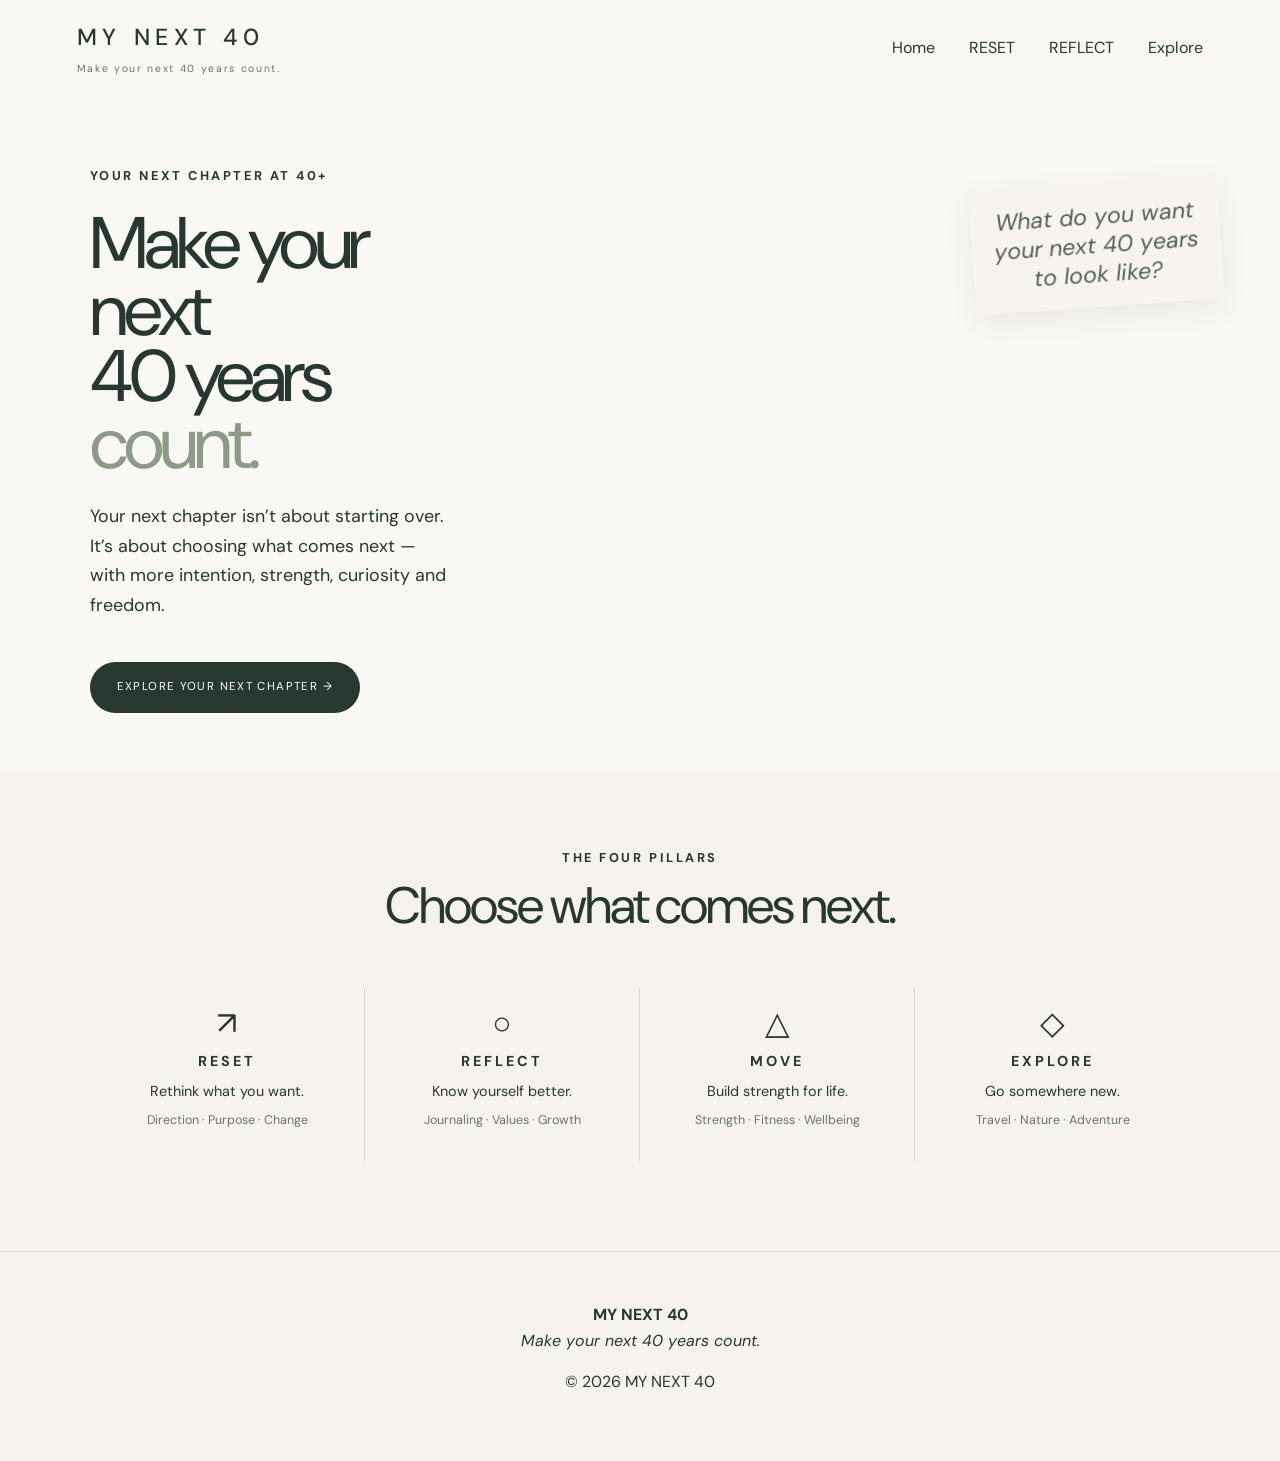
<file: index.html>
<!doctype html><html lang="en"><head><meta charset="utf-8"><meta name="viewport" content="width=device-width,initial-scale=1"><title>MY NEXT 40 | Life After 40</title><meta name="description" content="Ideas and inspiration for women 40+ to reset, reflect, move and explore."><link rel="stylesheet" href="/styles.css?v=20260918-3"></head><body>
<nav class="topnav"><a class="brand" href="/">MY NEXT 40<span>Make your next 40 years count.</span></a><div class="navlinks"><a href="/">Home</a><a href="/reset/how-to-reset-your-life-after-40/">RESET</a><a href="/reflect/7-journaling-questions-to-rediscover-yourself-after-40/">REFLECT</a><a href="#pillars">Explore</a></div></nav>
<section class="home-hero"><div class="hero-copy"><div class="eyebrow">YOUR NEXT CHAPTER AT 40+</div><h1>Make your next<br>40 years <span>count.</span></h1><p>Your next chapter isn’t about starting over. It’s about choosing what comes next — with more intention, strength, curiosity and freedom.</p><a class="button" href="#pillars">EXPLORE YOUR NEXT CHAPTER →</a></div><div class="hero-photo"><div class="photo-note">What do you want<br>your next 40 years<br>to look like?</div></div></section>
<main id="pillars" class="pillars wrap"><div class="eyebrow">THE FOUR PILLARS</div><h2>Choose what comes next.</h2><div class="pillar-grid"><a class="pillar" href="/reset/how-to-reset-your-life-after-40/"><div class="icon">↗</div><h3>RESET</h3><em>Rethink what you want.</em><p>Direction · Purpose · Change</p></a><a class="pillar" href="/reflect/7-journaling-questions-to-rediscover-yourself-after-40/"><div class="icon">○</div><h3>REFLECT</h3><em>Know yourself better.</em><p>Journaling · Values · Growth</p></a><div class="pillar"><div class="icon">△</div><h3>MOVE</h3><em>Build strength for life.</em><p>Strength · Fitness · Wellbeing</p></div><div class="pillar"><div class="icon">◇</div><h3>EXPLORE</h3><em>Go somewhere new.</em><p>Travel · Nature · Adventure</p></div></div></main>
<footer><strong>MY NEXT 40</strong><br><em>Make your next 40 years count.</em><p>© 2026 MY NEXT 40</p></footer></body></html>
</file>
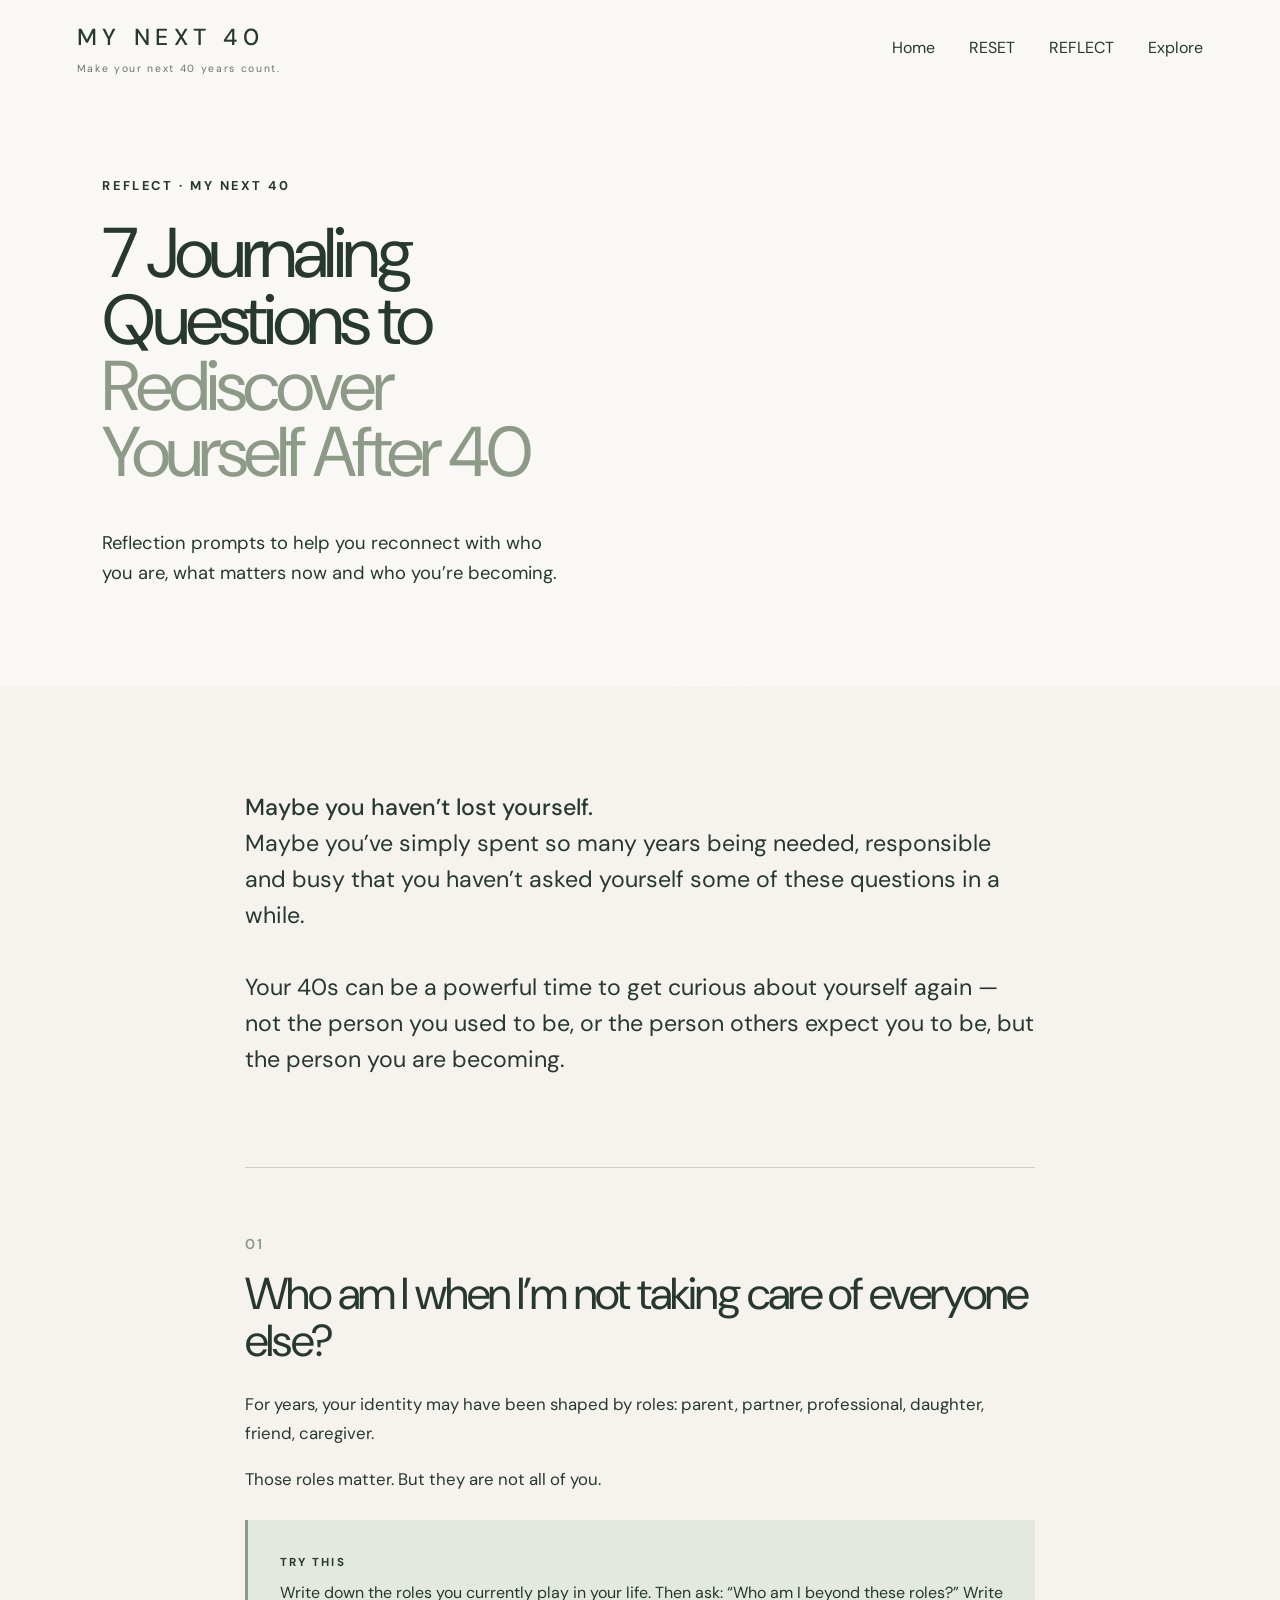
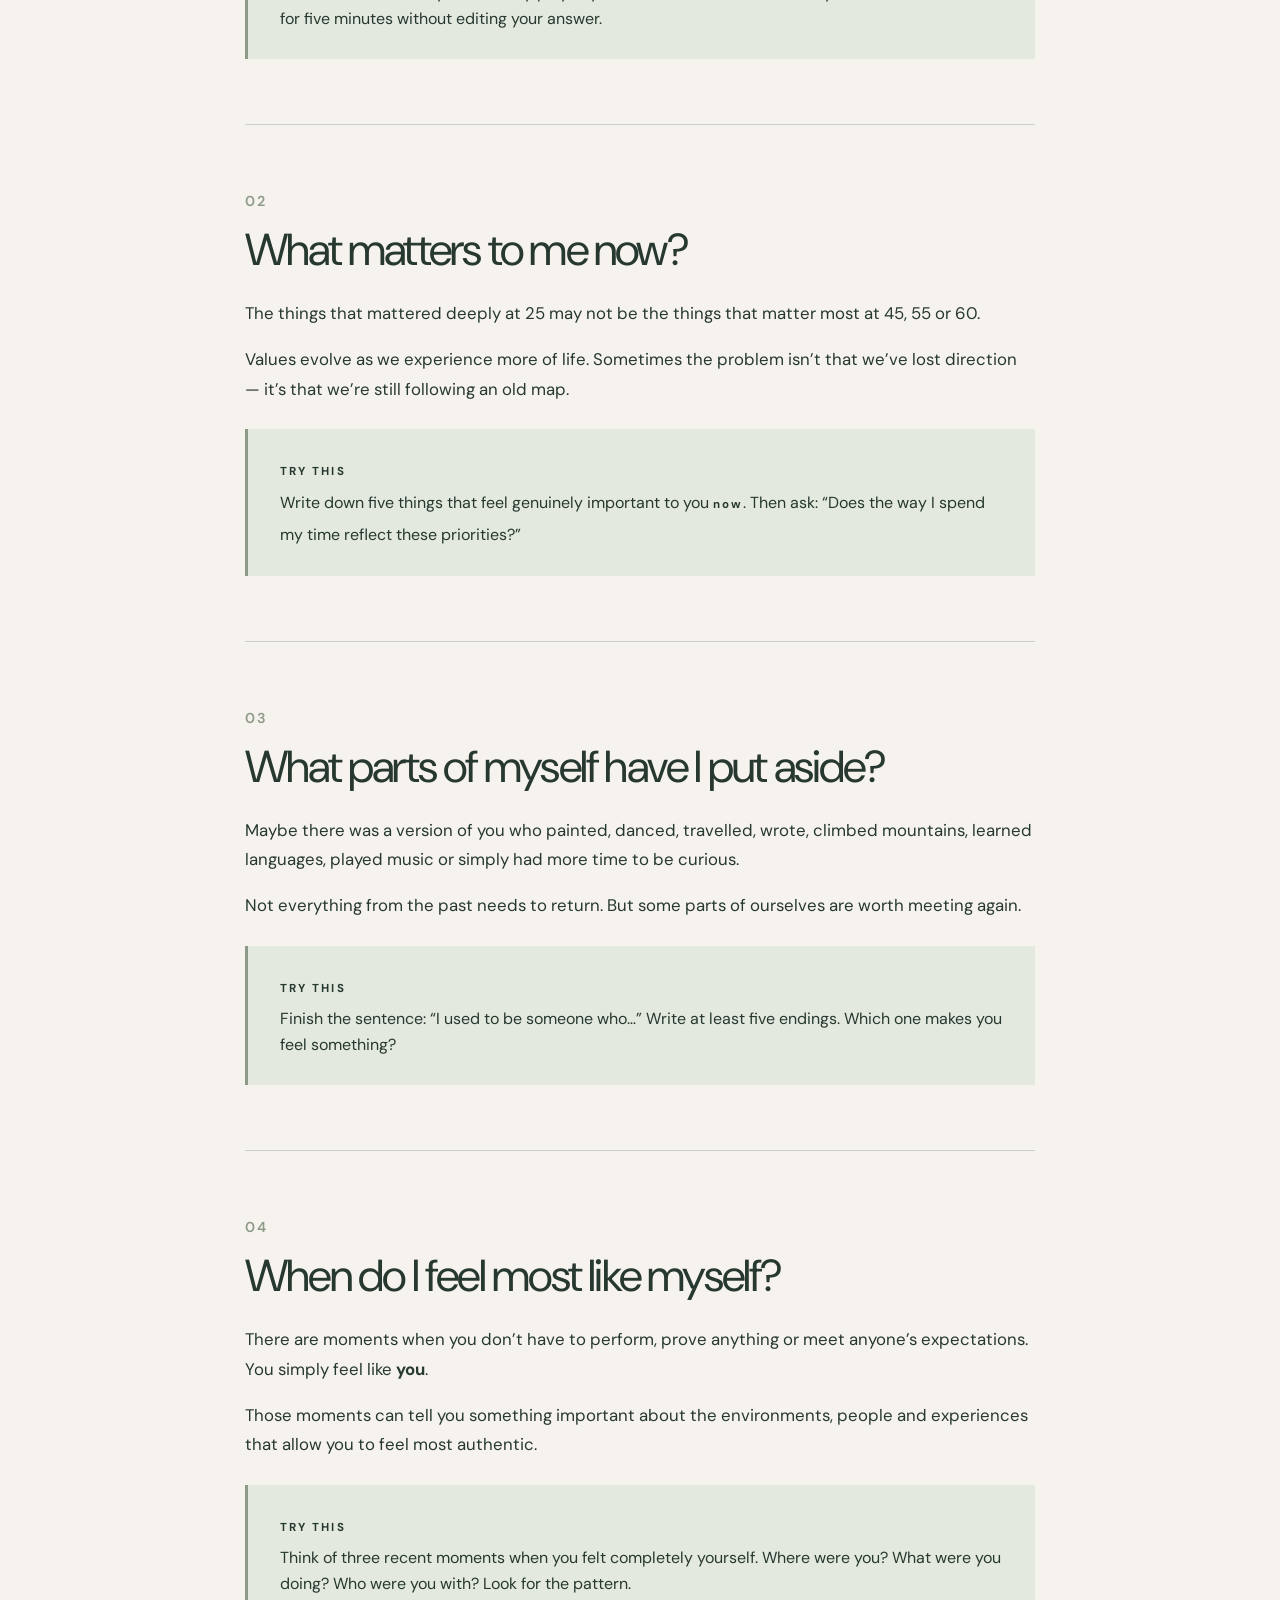
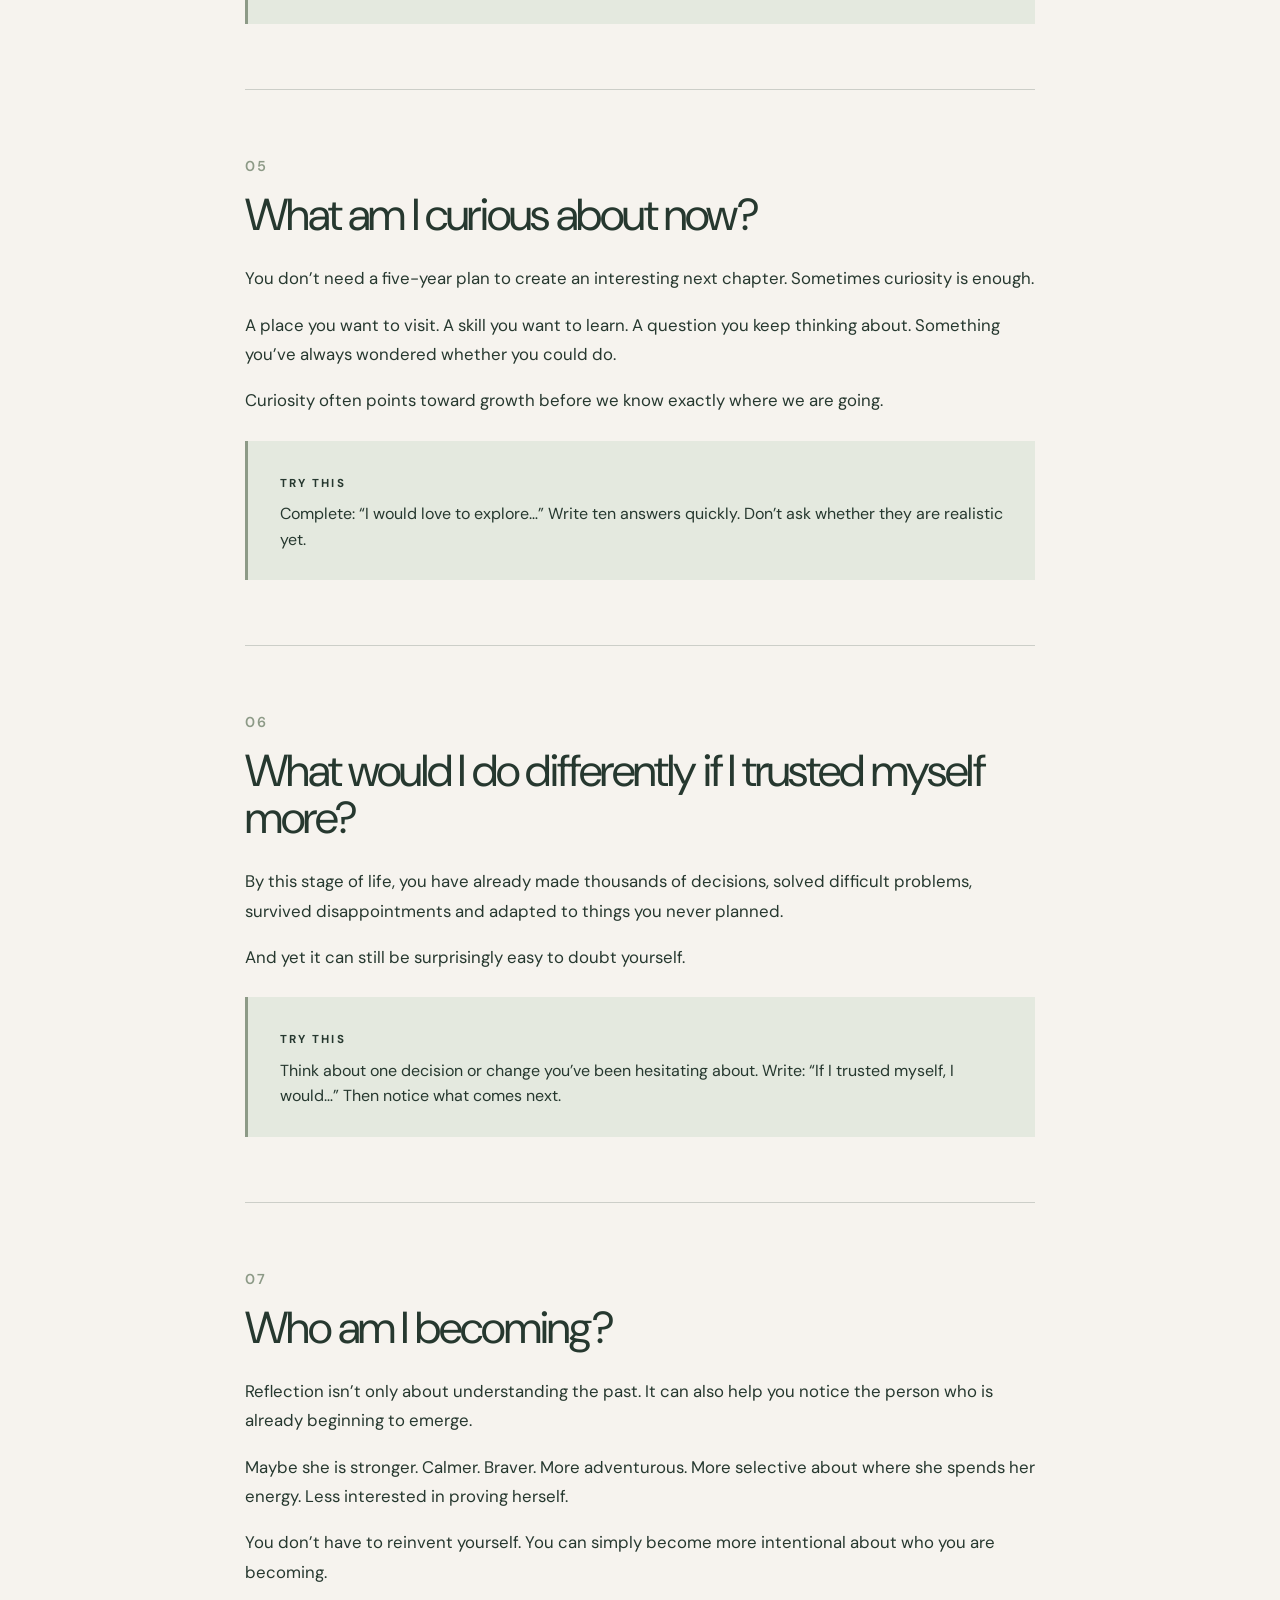
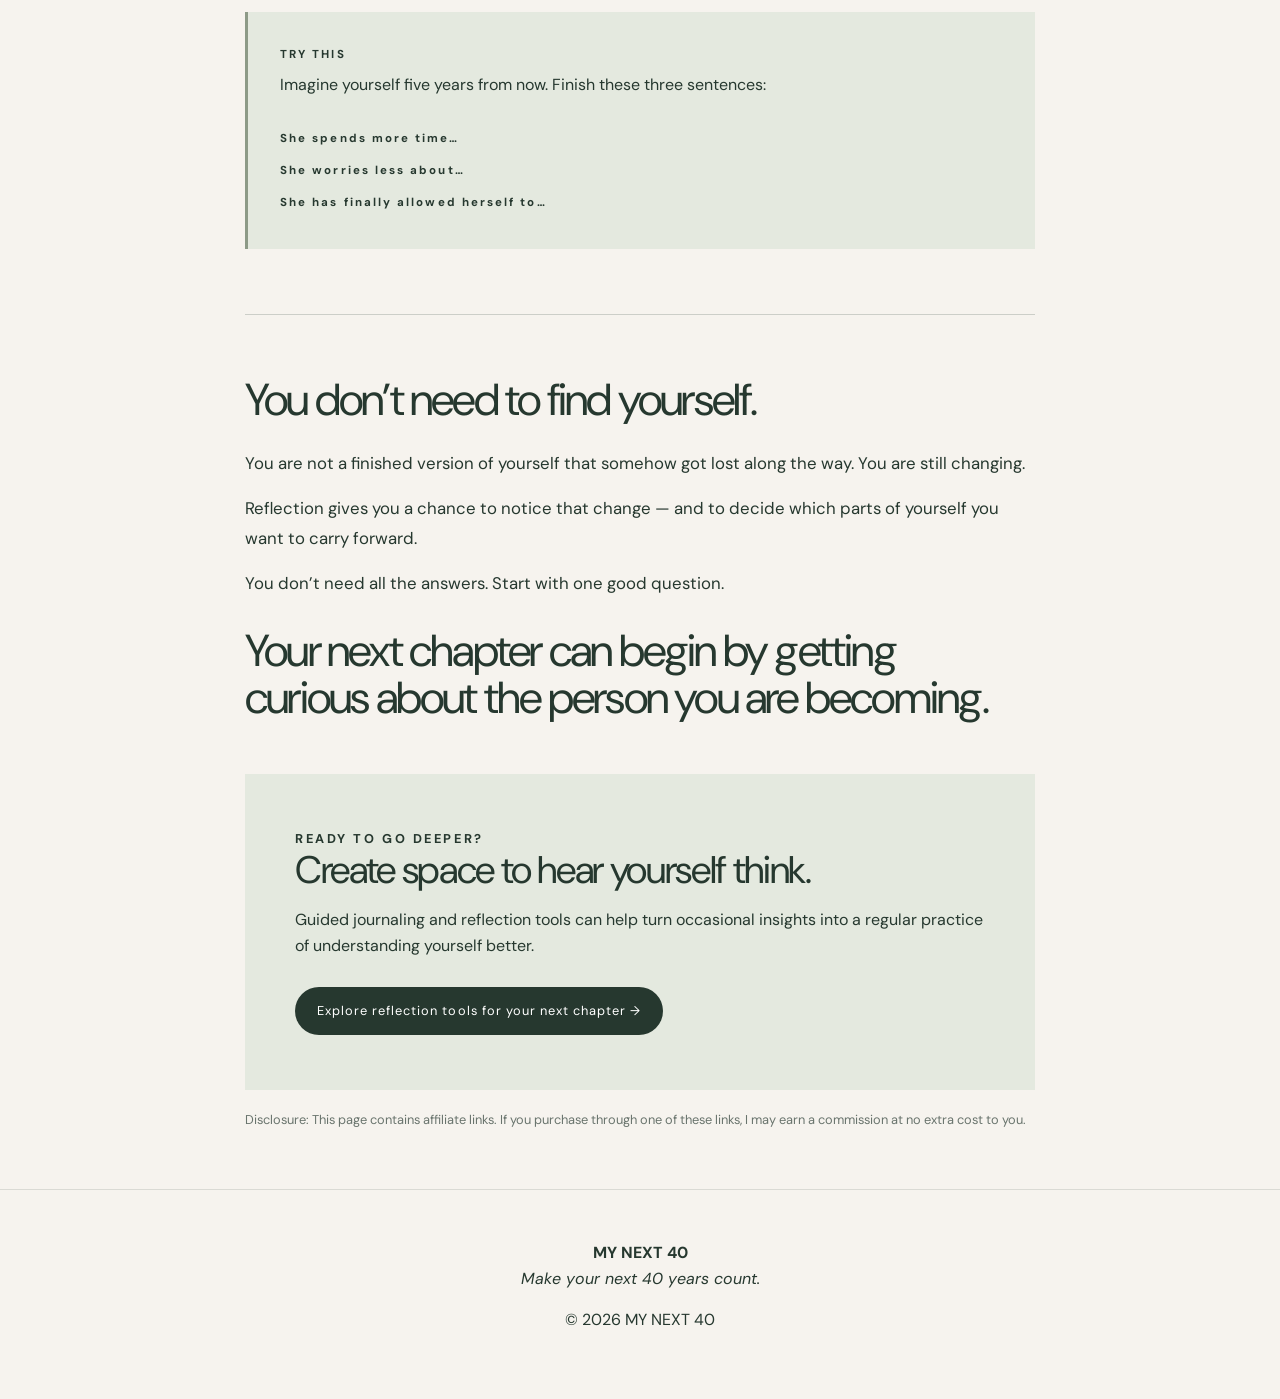
<file: reflect/7-journaling-questions-to-rediscover-yourself-after-40/index.html>
<!doctype html><html lang="en"><head><meta charset="utf-8"><meta name="viewport" content="width=device-width,initial-scale=1"><title>7 Journaling Questions to Rediscover Yourself After 40 | MY NEXT 40</title><meta name="description" content="Reflection prompts to help you reconnect with who you are, what matters now and who you’re becoming after 40."><link rel="stylesheet" href="/styles.css?v=20260918-3"></head><body>
<nav class="topnav"><a class="brand" href="/">MY NEXT 40<span>Make your next 40 years count.</span></a><div class="navlinks"><a href="/">Home</a><a href="/reset/how-to-reset-your-life-after-40/">RESET</a><a href="/reflect/7-journaling-questions-to-rediscover-yourself-after-40/">REFLECT</a><a href="/#pillars">Explore</a></div></nav>
<header class="reset-hero"><div class="reset-hero-copy"><div class="eyebrow">REFLECT · MY NEXT 40</div><h1>7 Journaling Questions to <span>Rediscover Yourself After 40</span></h1><p>Reflection prompts to help you reconnect with who you are, what matters now and who you’re becoming.</p></div><div class="reset-hero-photo reflect-hero-photo"></div></header>
<main class="article"><p class="lead"><strong>Maybe you haven’t lost yourself.</strong><br>Maybe you’ve simply spent so many years being needed, responsible and busy that you haven’t asked yourself some of these questions in a while.<br><br>Your 40s can be a powerful time to get curious about yourself again — not the person you used to be, or the person others expect you to be, but the person you are becoming.</p>
<section class="question"><div class="num">01</div><h2>Who am I when I’m not taking care of everyone else?</h2><p>For years, your identity may have been shaped by roles: parent, partner, professional, daughter, friend, caregiver.</p><p>Those roles matter. But they are not all of you.</p><div class="try"><strong>TRY THIS</strong><br>Write down the roles you currently play in your life. Then ask: “Who am I beyond these roles?” Write for five minutes without editing your answer.</div></section>
<section class="question"><div class="num">02</div><h2>What matters to me now?</h2><p>The things that mattered deeply at 25 may not be the things that matter most at 45, 55 or 60.</p><p>Values evolve as we experience more of life. Sometimes the problem isn’t that we’ve lost direction — it’s that we’re still following an old map.</p><div class="try"><strong>TRY THIS</strong><br>Write down five things that feel genuinely important to you <strong>now</strong>. Then ask: “Does the way I spend my time reflect these priorities?”</div></section>
<section class="question"><div class="num">03</div><h2>What parts of myself have I put aside?</h2><p>Maybe there was a version of you who painted, danced, travelled, wrote, climbed mountains, learned languages, played music or simply had more time to be curious.</p><p>Not everything from the past needs to return. But some parts of ourselves are worth meeting again.</p><div class="try"><strong>TRY THIS</strong><br>Finish the sentence: “I used to be someone who…” Write at least five endings. Which one makes you feel something?</div></section>
<section class="question"><div class="num">04</div><h2>When do I feel most like myself?</h2><p>There are moments when you don’t have to perform, prove anything or meet anyone’s expectations. You simply feel like <strong>you</strong>.</p><p>Those moments can tell you something important about the environments, people and experiences that allow you to feel most authentic.</p><div class="try"><strong>TRY THIS</strong><br>Think of three recent moments when you felt completely yourself. Where were you? What were you doing? Who were you with? Look for the pattern.</div></section>
<section class="question"><div class="num">05</div><h2>What am I curious about now?</h2><p>You don’t need a five-year plan to create an interesting next chapter. Sometimes curiosity is enough.</p><p>A place you want to visit. A skill you want to learn. A question you keep thinking about. Something you’ve always wondered whether you could do.</p><p>Curiosity often points toward growth before we know exactly where we are going.</p><div class="try"><strong>TRY THIS</strong><br>Complete: “I would love to explore…” Write ten answers quickly. Don’t ask whether they are realistic yet.</div></section>
<section class="question"><div class="num">06</div><h2>What would I do differently if I trusted myself more?</h2><p>By this stage of life, you have already made thousands of decisions, solved difficult problems, survived disappointments and adapted to things you never planned.</p><p>And yet it can still be surprisingly easy to doubt yourself.</p><div class="try"><strong>TRY THIS</strong><br>Think about one decision or change you’ve been hesitating about. Write: “If I trusted myself, I would…” Then notice what comes next.</div></section>
<section class="question"><div class="num">07</div><h2>Who am I becoming?</h2><p>Reflection isn’t only about understanding the past. It can also help you notice the person who is already beginning to emerge.</p><p>Maybe she is stronger. Calmer. Braver. More adventurous. More selective about where she spends her energy. Less interested in proving herself.</p><p>You don’t have to reinvent yourself. You can simply become more intentional about who you are becoming.</p><div class="try"><strong>TRY THIS</strong><br>Imagine yourself five years from now. Finish these three sentences:<br><br><strong>She spends more time…</strong><br><strong>She worries less about…</strong><br><strong>She has finally allowed herself to…</strong></div></section>
<section class="question reflect-conclusion"><h2>You don’t need to find yourself.</h2><p>You are not a finished version of yourself that somehow got lost along the way. You are still changing.</p><p>Reflection gives you a chance to notice that change — and to decide which parts of yourself you want to carry forward.</p><p>You don’t need all the answers. Start with one good question.</p><h2>Your next chapter can begin by getting curious about the person you are becoming.</h2></section>
<div class="cta"><div class="eyebrow">READY TO GO DEEPER?</div><h2>Create space to hear yourself think.</h2><p>Guided journaling and reflection tools can help turn occasional insights into a regular practice of understanding yourself better.</p><span class="button">Explore reflection tools for your next chapter →</span></div><p class="disclosure">Disclosure: This page contains affiliate links. If you purchase through one of these links, I may earn a commission at no extra cost to you.</p></main>
<footer><strong>MY NEXT 40</strong><br><em>Make your next 40 years count.</em><p>© 2026 MY NEXT 40</p></footer></body></html>
</file>
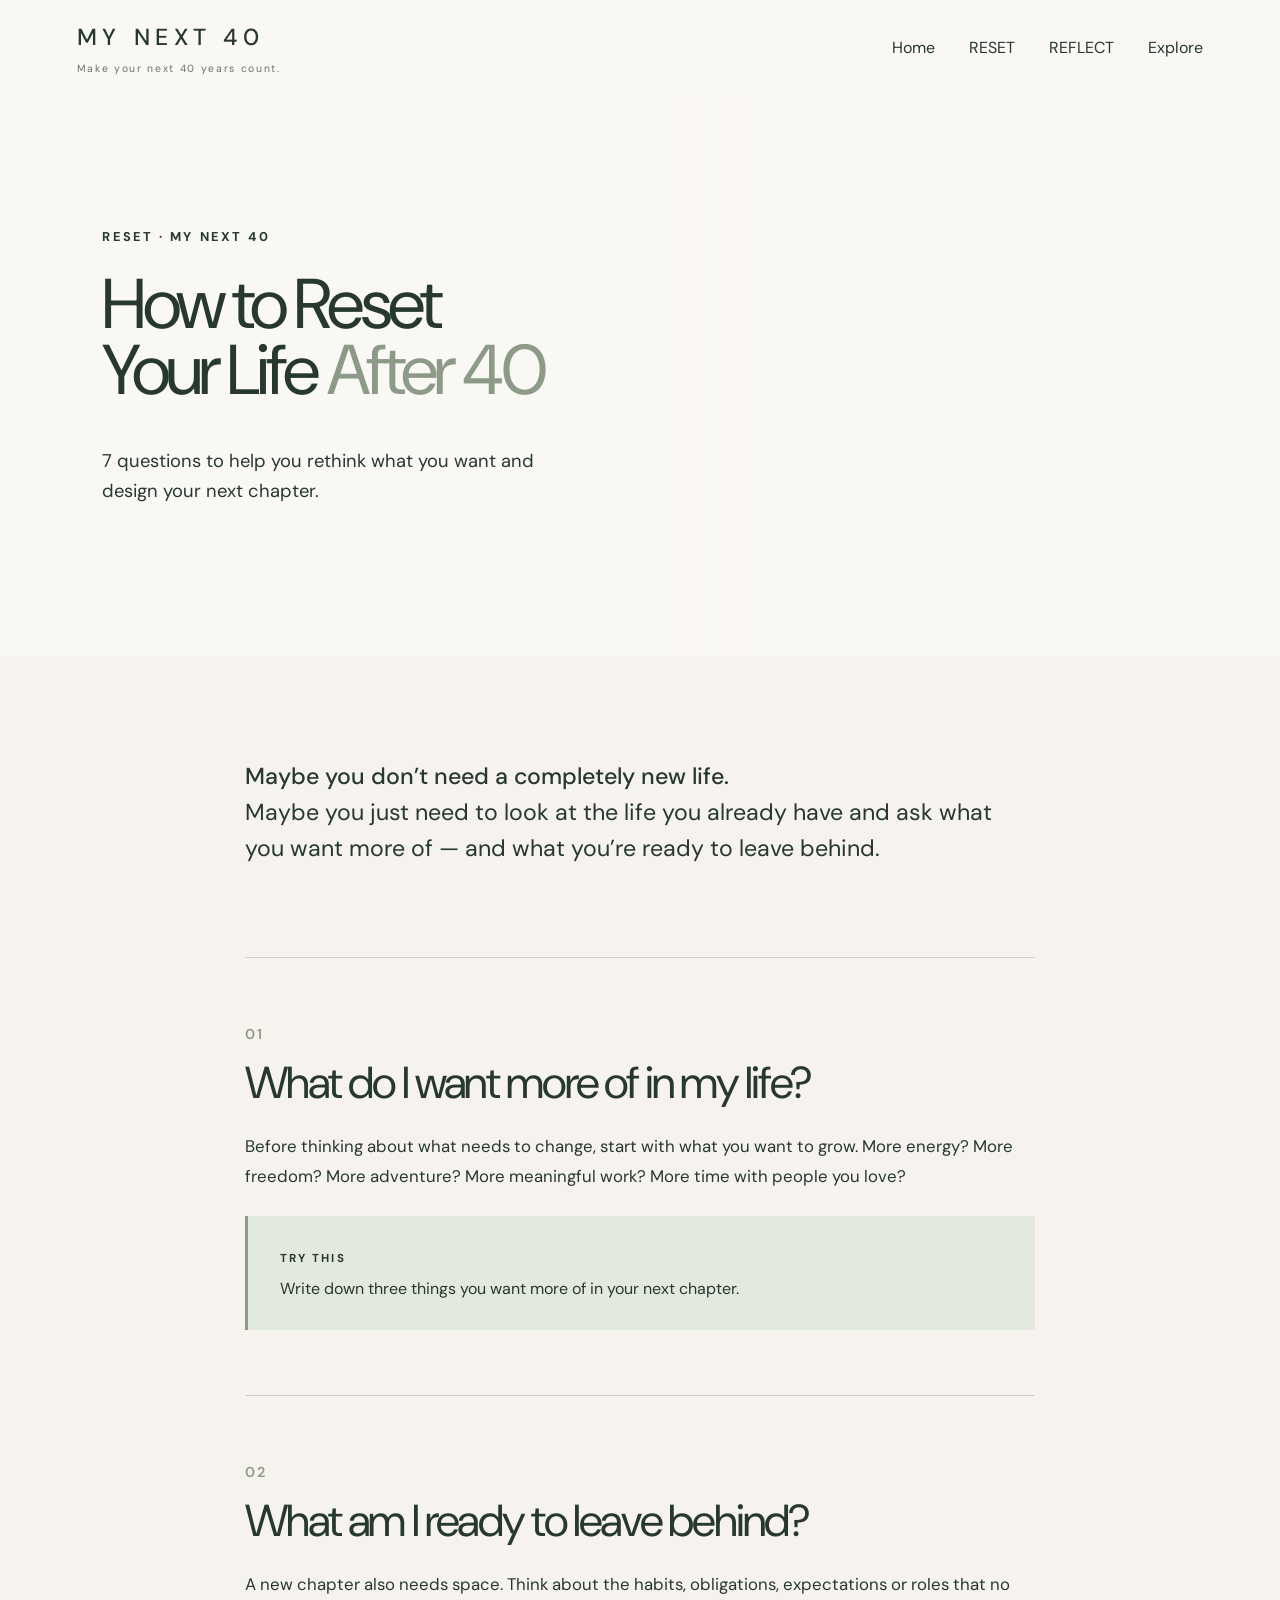
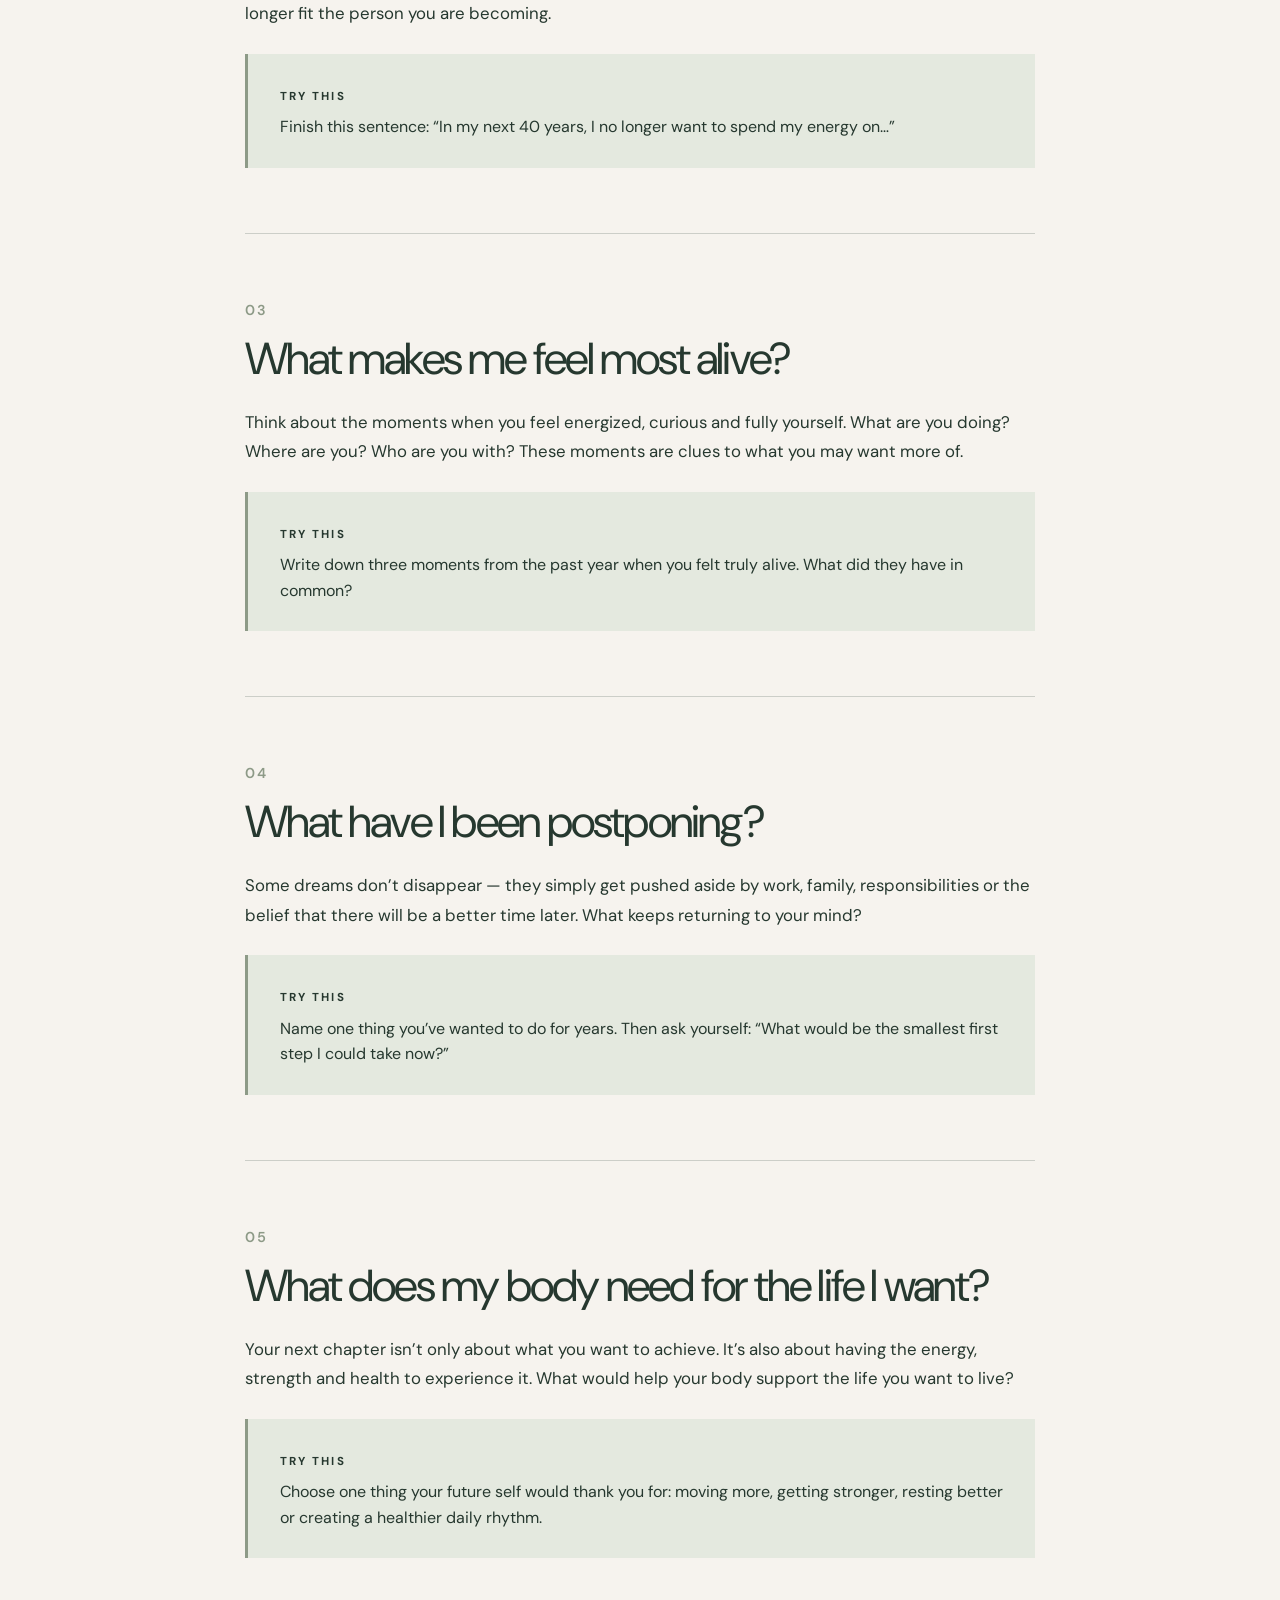
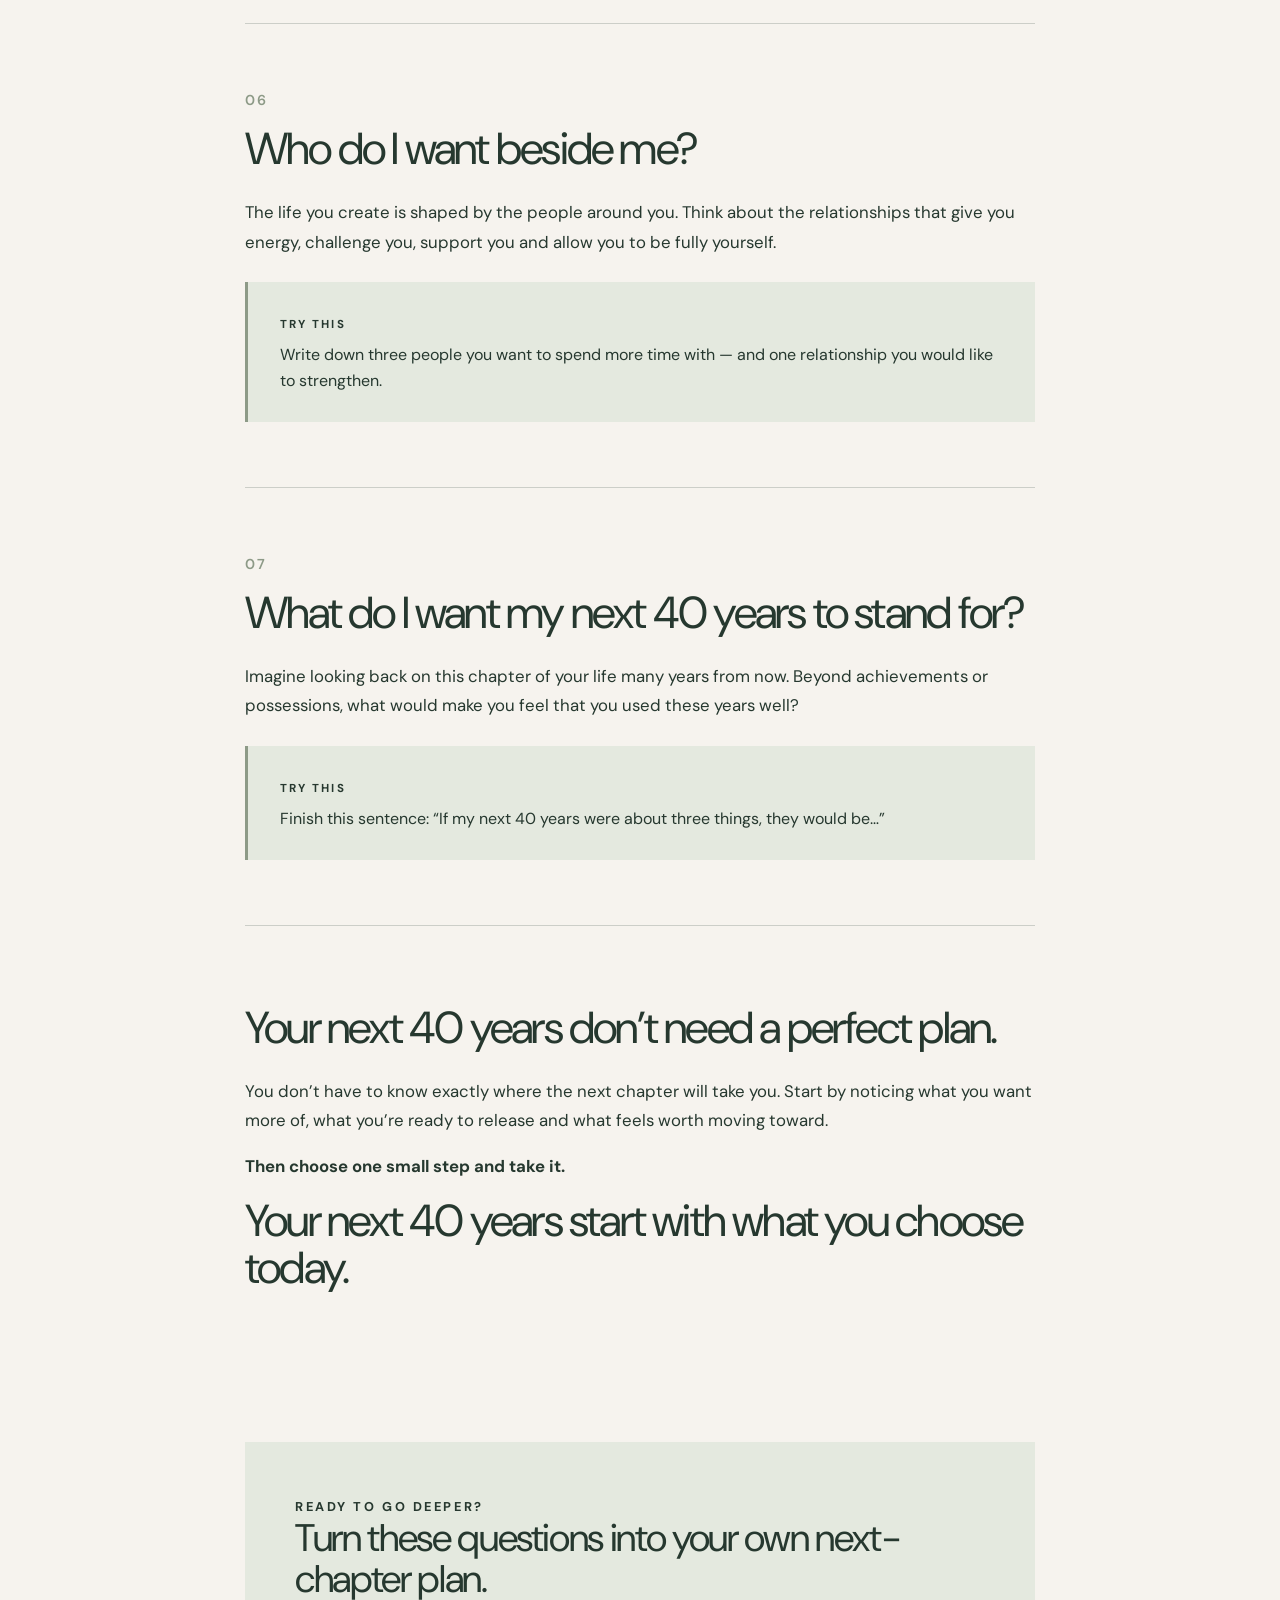
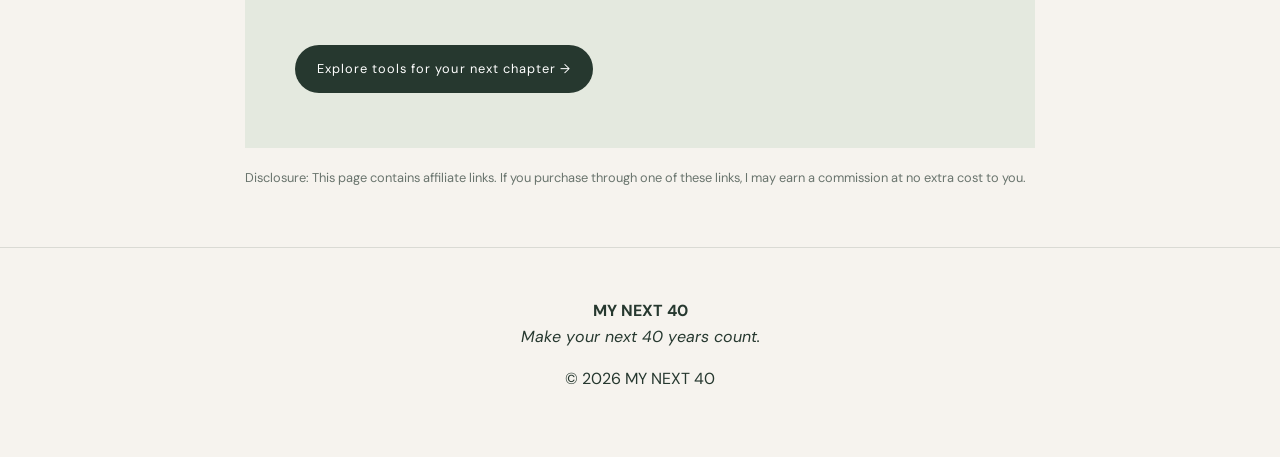
<file: reset/how-to-reset-your-life-after-40/index.html>
<!doctype html><html lang="en"><head><meta charset="utf-8"><meta name="viewport" content="width=device-width,initial-scale=1"><title>How to Reset Your Life After 40 | MY NEXT 40</title><meta name="description" content="7 questions to help you rethink what you want and design your next chapter after 40."><link rel="stylesheet" href="/styles.css?v=20260918-3"></head><body><nav class="topnav"><a class="brand" href="/">MY NEXT 40<span>Make your next 40 years count.</span></a><div class="navlinks"><a href="/">Home</a><a href="/reset/how-to-reset-your-life-after-40/">RESET</a><a href="/reflect/7-journaling-questions-to-rediscover-yourself-after-40/">REFLECT</a><a href="/#pillars">Explore</a></div></nav><header class="reset-hero"><div class="reset-hero-copy"><div class="eyebrow">RESET · MY NEXT 40</div><h1>How to Reset<br>Your Life <span>After 40</span></h1><p>7 questions to help you rethink what you want and design your next chapter.</p></div><div class="reset-hero-photo"></div></header><main class="article"><p class="lead"><strong>Maybe you don’t need a completely new life.</strong><br>Maybe you just need to look at the life you already have and ask what you want more of — and what you’re ready to leave behind.</p>
<section class="question"><div class="num">01</div><h2>What do I want more of in my life?</h2><p>Before thinking about what needs to change, start with what you want to grow. More energy? More freedom? More adventure? More meaningful work? More time with people you love?</p><div class="try"><strong>TRY THIS</strong><br>Write down three things you want more of in your next chapter.</div></section>
<section class="question"><div class="num">02</div><h2>What am I ready to leave behind?</h2><p>A new chapter also needs space. Think about the habits, obligations, expectations or roles that no longer fit the person you are becoming.</p><div class="try"><strong>TRY THIS</strong><br>Finish this sentence: “In my next 40 years, I no longer want to spend my energy on…”</div></section>
<section class="question"><div class="num">03</div><h2>What makes me feel most alive?</h2><p>Think about the moments when you feel energized, curious and fully yourself. What are you doing? Where are you? Who are you with? These moments are clues to what you may want more of.</p><div class="try"><strong>TRY THIS</strong><br>Write down three moments from the past year when you felt truly alive. What did they have in common?</div></section>
<section class="question"><div class="num">04</div><h2>What have I been postponing?</h2><p>Some dreams don’t disappear — they simply get pushed aside by work, family, responsibilities or the belief that there will be a better time later. What keeps returning to your mind?</p><div class="try"><strong>TRY THIS</strong><br>Name one thing you’ve wanted to do for years. Then ask yourself: “What would be the smallest first step I could take now?”</div></section>
<section class="question"><div class="num">05</div><h2>What does my body need for the life I want?</h2><p>Your next chapter isn’t only about what you want to achieve. It’s also about having the energy, strength and health to experience it. What would help your body support the life you want to live?</p><div class="try"><strong>TRY THIS</strong><br>Choose one thing your future self would thank you for: moving more, getting stronger, resting better or creating a healthier daily rhythm.</div></section>
<section class="question"><div class="num">06</div><h2>Who do I want beside me?</h2><p>The life you create is shaped by the people around you. Think about the relationships that give you energy, challenge you, support you and allow you to be fully yourself.</p><div class="try"><strong>TRY THIS</strong><br>Write down three people you want to spend more time with — and one relationship you would like to strengthen.</div></section>
<section class="question"><div class="num">07</div><h2>What do I want my next 40 years to stand for?</h2><p>Imagine looking back on this chapter of your life many years from now. Beyond achievements or possessions, what would make you feel that you used these years well?</p><div class="try"><strong>TRY THIS</strong><br>Finish this sentence: “If my next 40 years were about three things, they would be…”</div></section>
<section class="question"><h2>Your next 40 years don’t need a perfect plan.</h2><p>You don’t have to know exactly where the next chapter will take you. Start by noticing what you want more of, what you’re ready to release and what feels worth moving toward.</p><p><strong>Then choose one small step and take it.</strong></p><h2>Your next 40 years start with what you choose today.</h2></section>
<div class="cta"><div class="eyebrow">READY TO GO DEEPER?</div><h2>Turn these questions into your own next-chapter plan.</h2><span class="button">Explore tools for your next chapter →</span></div><p class="disclosure">Disclosure: This page contains affiliate links. If you purchase through one of these links, I may earn a commission at no extra cost to you.</p></main><footer><strong>MY NEXT 40</strong><br><em>Make your next 40 years count.</em><p>© 2026 MY NEXT 40</p></footer></body></html>
</file>
<file: styles.css>
@import url('https://fonts.googleapis.com/css2?family=DM+Sans:opsz,wght@9..40,400;9..40,500;9..40,600&display=swap');:root{--cream:#F6F3EE;--sage:#DDE3D8;--green:#26382F;--brown:#806f5f;--rose:#d8c2bd;--blue:#dbe4e6}*{box-sizing:border-box}body{margin:0;background:var(--cream);color:var(--green);font-family:'DM Sans',Arial,sans-serif;line-height:1.6}h1,h2,h3{font-family:'DM Sans',Arial,sans-serif;line-height:1.08;margin-top:0}.wrap{width:min(1100px,90%);margin:auto}.hero{min-height:72vh;display:grid;place-items:center;text-align:center;padding:80px 20px;background:linear-gradient(#26382f99,#26382f99),url('https://images.unsplash.com/photo-1441974231531-c6227db76b6e?auto=format&fit=crop&w=1800&q=80') center/cover;color:white}.hero h1{font-size:clamp(3rem,9vw,7rem);letter-spacing:.04em;margin-bottom:0}.hero h2{font-size:clamp(1.5rem,3vw,2.5rem);font-weight:400}.eyebrow{letter-spacing:.2em;font-size:.8rem;font-weight:bold}.intro{padding:80px 0;text-align:center}.intro h2{font-size:clamp(2rem,4vw,3.6rem)}.cards{display:grid;grid-template-columns:repeat(4,1fr);gap:18px;margin-top:45px}.card{padding:32px 20px;border-radius:18px;background:var(--sage)}.card:nth-child(2){background:#e6dcd4}.card:nth-child(3){background:var(--rose)}.card:nth-child(4){background:var(--blue)}.card a{color:inherit;text-decoration:none}.article-hero{padding:100px 0 70px;text-align:center}.article-hero h1{font-size:clamp(2.8rem,6vw,5rem)}.article{width:min(760px,88%);margin:auto}.lead{font-family:'DM Sans',Arial,sans-serif;font-size:1.6rem;text-align:center;margin-bottom:80px}.question{padding:55px 0;border-top:1px solid #26382f33}.num{font-size:.9rem;letter-spacing:.15em}.question h2{font-size:2.3rem}.try{background:var(--sage);padding:24px 28px;border-radius:14px;margin-top:25px}.cta{background:var(--sage);padding:45px;margin:60px 0 20px;text-align:center;border-radius:18px}.button{display:inline-block;background:var(--green);color:white;padding:14px 22px;border-radius:8px;text-decoration:none;margin-top:12px}.disclosure{font-size:.8rem;margin-bottom:60px}footer{text-align:center;padding:50px 20px;border-top:1px solid #26382f22}nav{padding:18px 5%;display:flex;justify-content:space-between;align-items:center}nav a{color:var(--green);text-decoration:none;font-weight:bold}@media(max-width:800px){.cards{grid-template-columns:1fr 1fr}}@media(max-width:520px){.cards{grid-template-columns:1fr}.hero{min-height:60vh}.question h2{font-size:1.9rem}}
.topnav{height:96px;padding:0 6%;display:flex;align-items:center;justify-content:space-between;background:#faf8f4;border:0}.brand{font-size:1.45rem;letter-spacing:.24em;font-weight:500}.brand span{display:block;font-size:.65rem;letter-spacing:.16em;margin-top:5px;font-weight:400;color:#68746b}.navlinks{display:flex;gap:34px}.navlinks a{font-weight:400}.home-hero{min-height:600px;display:grid;grid-template-columns:42% 58%;background:#faf8f4}.hero-copy{padding:70px 7vw 60px;display:flex;flex-direction:column;justify-content:center;align-items:flex-start}.hero-copy h1{font-size:clamp(3.5rem,5.7vw,6.4rem);font-weight:400;letter-spacing:-.055em;line-height:.91;margin:25px 0 25px}.hero-copy h1 span{color:#8d9a87}.hero-copy p{max-width:540px;font-size:1.12rem;line-height:1.65;margin:0 0 30px}.hero-photo{position:relative;min-height:600px;background:linear-gradient(90deg,#faf8f4 0%,transparent 18%),url('https://images.unsplash.com/photo-1441974231531-c6227db76b6e?auto=format&fit=crop&w=1800&q=85') center/cover}.photo-note{position:absolute;right:8%;top:13%;font-size:1.45rem;font-style:italic;line-height:1.25;color:#536251;transform:rotate(-4deg);text-align:center}.home-hero .button{border-radius:30px;padding:16px 27px;letter-spacing:.12em;font-size:.72rem}.pillars{padding:75px 0 90px;text-align:center}.pillars>h2{font-size:clamp(2.3rem,4vw,4rem);font-weight:400;letter-spacing:-.04em;margin:10px 0 55px}.pillar-grid{display:grid;grid-template-columns:repeat(4,1fr)}.pillar{padding:10px 28px 18px;color:inherit;text-decoration:none;border-right:1px solid #26382f22}.pillar:last-child{border:0}.pillar .icon{font-size:2rem;height:48px}.pillar h3{font-size:.9rem;letter-spacing:.2em;margin:8px 0 8px}.pillar em{font-style:normal;font-size:.9rem}.pillar p{font-size:.78rem;color:#69746d;margin-top:7px}@media(max-width:800px){.topnav{height:82px}.navlinks{display:none}.home-hero{grid-template-columns:1fr}.hero-copy{padding:65px 7%}.hero-photo{min-height:460px}.pillar-grid{grid-template-columns:1fr 1fr;gap:30px}.pillar:nth-child(2){border-right:0}}@media(max-width:520px){.pillar-grid{grid-template-columns:1fr}.pillar{border-right:0;border-bottom:1px solid #26382f22;padding:25px}.home-hero{min-height:0}.hero-photo{min-height:400px}}.photo-note{background:rgba(246,243,238,.88);padding:18px 22px;border-radius:3px;box-shadow:0 8px 30px rgba(38,56,47,.08);backdrop-filter:blur(3px);-webkit-backdrop-filter:blur(3px);}
/* RESET editorial article */
.reset-hero{display:grid;grid-template-columns:52% 48%;min-height:560px;background:#faf8f4}.reset-hero-copy{padding:80px 8vw;display:flex;flex-direction:column;justify-content:center;align-items:flex-start}.reset-hero-copy h1{font-size:clamp(3.2rem,5.5vw,6rem);font-weight:400;letter-spacing:-.055em;line-height:.94;margin:24px 0}.reset-hero-copy h1 span{color:#8d9a87}.reset-hero-copy p{font-size:1.15rem;max-width:520px;line-height:1.65}.reset-hero-photo{min-height:560px;background:linear-gradient(90deg,#faf8f4 0%,transparent 15%),url('https://images.unsplash.com/photo-1500530855697-b586d89ba3ee?auto=format&fit=crop&w=1600&q=85') center/cover}.article{width:min(790px,88%);padding-top:80px}.lead{font-family:'DM Sans',Arial,sans-serif;font-size:1.45rem;font-weight:400;line-height:1.55;text-align:left;margin-bottom:90px}.lead strong{font-weight:500}.question{padding:65px 0}.num{color:#8d9a87;font-weight:600}.question h2{font-size:clamp(2rem,3.5vw,3.15rem);font-weight:400;letter-spacing:-.04em;line-height:1.05;margin:14px 0 25px}.question p{font-size:1.05rem;line-height:1.75}.try{border-radius:0;background:#e4e9df;padding:28px 32px;border-left:3px solid #8d9a87}.try strong{display:inline-block;font-size:.72rem;letter-spacing:.18em;margin-bottom:8px}.cta{border-radius:0;background:#e4e9df;padding:55px 50px;text-align:left}.cta h2{font-size:clamp(2rem,3vw,3rem);font-weight:400;letter-spacing:-.035em}.cta .button{border-radius:30px;letter-spacing:.08em;font-size:.8rem}.disclosure{color:#69746d;line-height:1.5}@media(max-width:800px){.reset-hero{grid-template-columns:1fr}.reset-hero-copy{padding:65px 7%}.reset-hero-photo{min-height:430px}.article{padding-top:60px}}
/* REFLECT hero */
.reflect-hero-photo{position:relative;background:linear-gradient(90deg,#faf8f4 0%,transparent 15%),url('https://images.pexels.com/photos/7595064/pexels-photo-7595064.jpeg?auto=compress&cs=tinysrgb&w=1600') center/cover}.photo-credit{display:none}

/* REFLECT article spacing refinements */
.reflect-conclusion{padding:48px 0 28px}.reflect-conclusion h2{font-size:clamp(2rem,3.5vw,3.15rem);max-width:760px}.reflect-conclusion h2:last-child{margin-top:30px;margin-bottom:0}.reflect-conclusion p{margin:0 0 16px}.reflect-conclusion+.cta{margin-top:24px}.reflect-conclusion+.cta h2{margin-bottom:14px}
</file>
